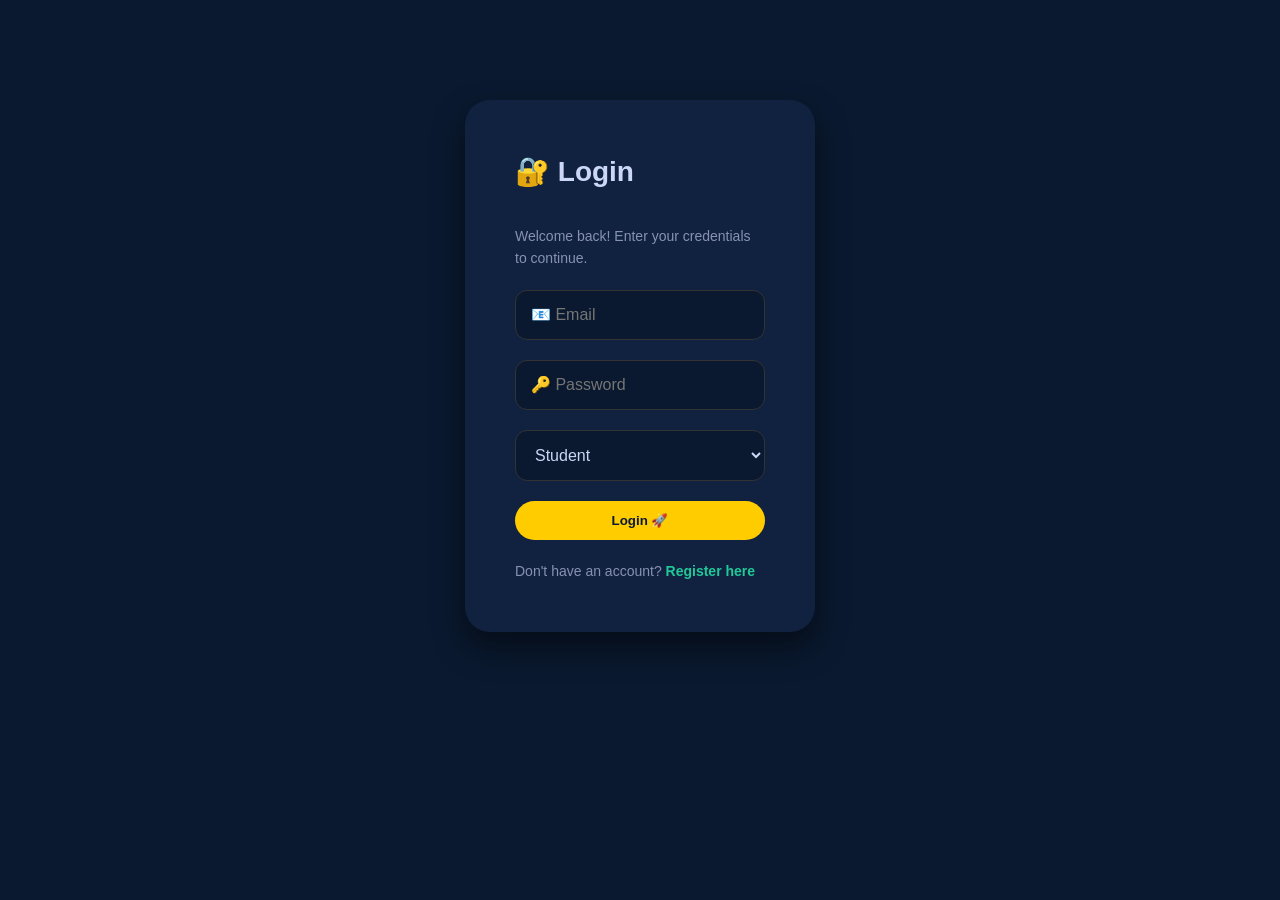
<file: adminDashboard.html>
<!DOCTYPE html>
<html lang="en">
<head>
<meta charset="UTF-8">
<meta name="viewport" content="width=device-width, initial-scale=1.0">
<title>Admin Dashboard - QuizMaster</title>
<link rel="stylesheet" href="style.css">
</head>
<body id="admin-dashboard">

<nav class="navbar">
    <div class="logo">QuizMaster</div>
    <ul class="nav-links">
        <li><a href="quizManagement.html">Quiz Management</a></li>
        <li><a href="userManagement.html">User Management</a></li>
        <li><a href="login.html">Logout</a></li>
    </ul>
    <div class="menu-toggle" id="menu-toggle">&#9776;</div>
</nav>

<section class="admin-cards">
    <div class="admin-card">
        <h3>👥 Total Users</h3>
        <p id="total-users">Loading...</p>
    </div>
    <div class="admin-card">
        <h3>📝 Active Quizzes</h3>
        <p id="active-quizzes">Loading...</p>
    </div>
    <div class="admin-card">
        <h3>📊 Recent Results</h3>
        <p id="recent-results">Loading...</p>
    </div>
</section>

<script src="script.js"></script>
</body>
</html>
</file>
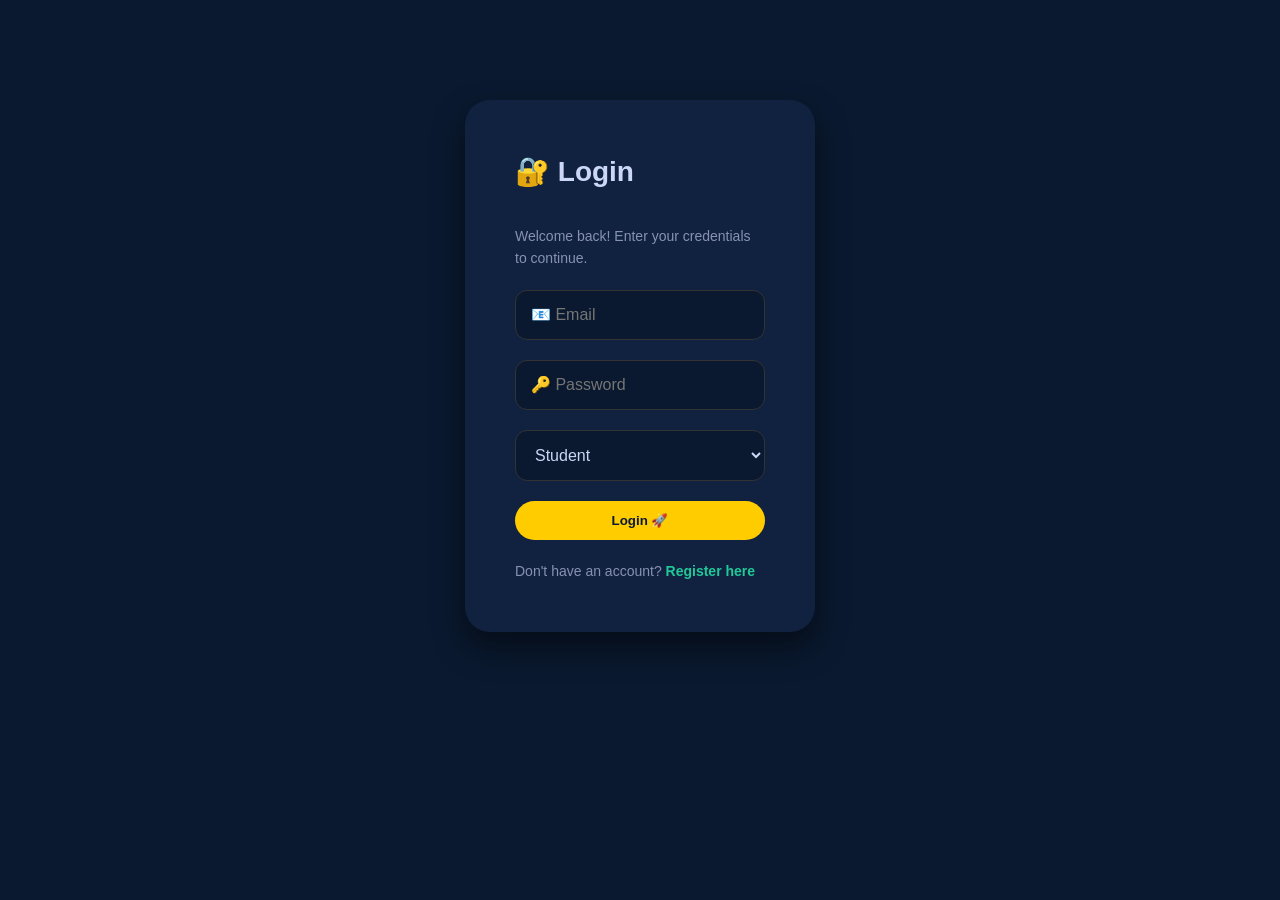
<file: login.html>
<!DOCTYPE html>
<html lang="en">
<head>
<meta charset="UTF-8">
<meta name="viewport" content="width=device-width, initial-scale=1.0">
<title>Login - QuizMaster</title>
<link rel="stylesheet" href="style.css">
</head>
<body class="auth-bg">

<div class="auth-section">
    <div class="auth-card">
        <h2>🔐 Login</h2>
        <p>Welcome back! Enter your credentials to continue.</p>
        <input type="email" id="login-email" placeholder="📧 Email">
        <input type="password" id="login-password" placeholder="🔑 Password">
        <select id="login-role">
            <option value="student">Student</option>
            <option value="admin">Admin</option>
        </select>
        <button id="login-btn" class="btn">Login 🚀</button>
        <p>Don't have an account? <a href="register.html" style="color:#20C997; font-weight: 600;">Register here</a></p>
    </div>
</div>

<script src="script.js"></script>
</body>
</html>
</file>
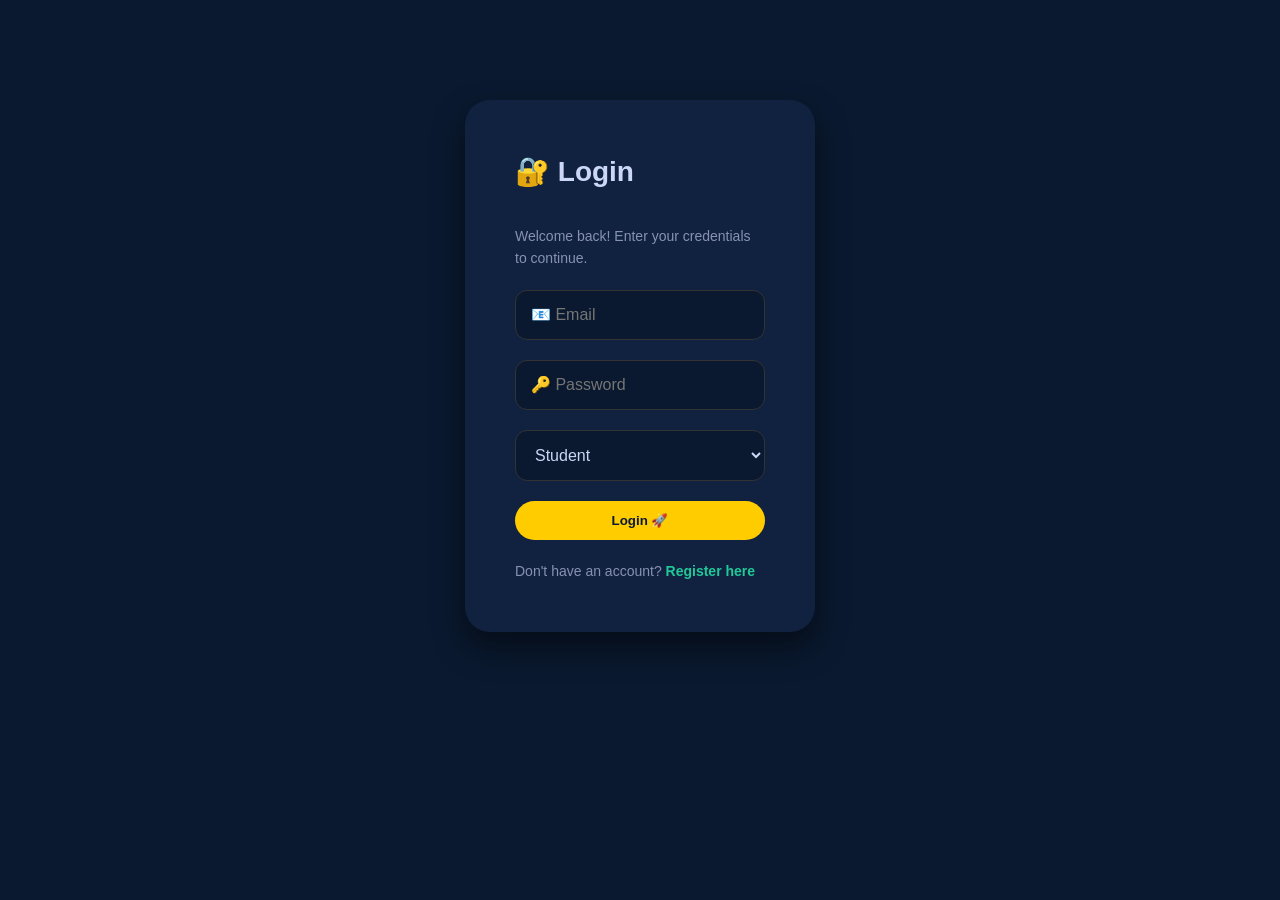
<file: quiz.html>
<!DOCTYPE html>
<html lang="en">
<head>
<meta charset="UTF-8">
<meta name="viewport" content="width=device-width, initial-scale=1.0">
<title>Quiz - QuizMaster</title>
<link rel="stylesheet" href="style.css">
</head>
<body id="quiz-page">

<nav class="navbar">
    <div class="logo">QuizMaster</div>
    <ul class="nav-links">
        <li><a href="studentDashboard.html">Dashboard</a></li>
        <li><a href="result.html">Results</a></li>
        <li><a href="login.html">Logout</a></li>
    </ul>
    <div class="menu-toggle" id="menu-toggle">&#9776;</div>
</nav>

<section class="quiz-grid">
    <div class="question-card" style="width: 100%; max-width: 900px; margin: 20px auto; padding: 30px;">
        <h2>Start Your Quiz!</h2>
        <p id="quiz-title-display" style="font-size: 1.2rem; color: #FFC107; margin-bottom: 20px;">Subject: Loading...</p>
        
        <form id="quiz-form">
            <div id="questions-container">
                <p>Loading questions...</p>
            </div>
            
            <hr style="margin-top: 30px; border-color: #333;">
            <button type="submit" id="submit-quiz" class="btn" style="width: 100%; margin-top: 20px;">
                Submit Quiz 🎯
            </button>
        </form>

    </div>
</section>

<script src="script.js"></script>
</body>
</html>
</file>
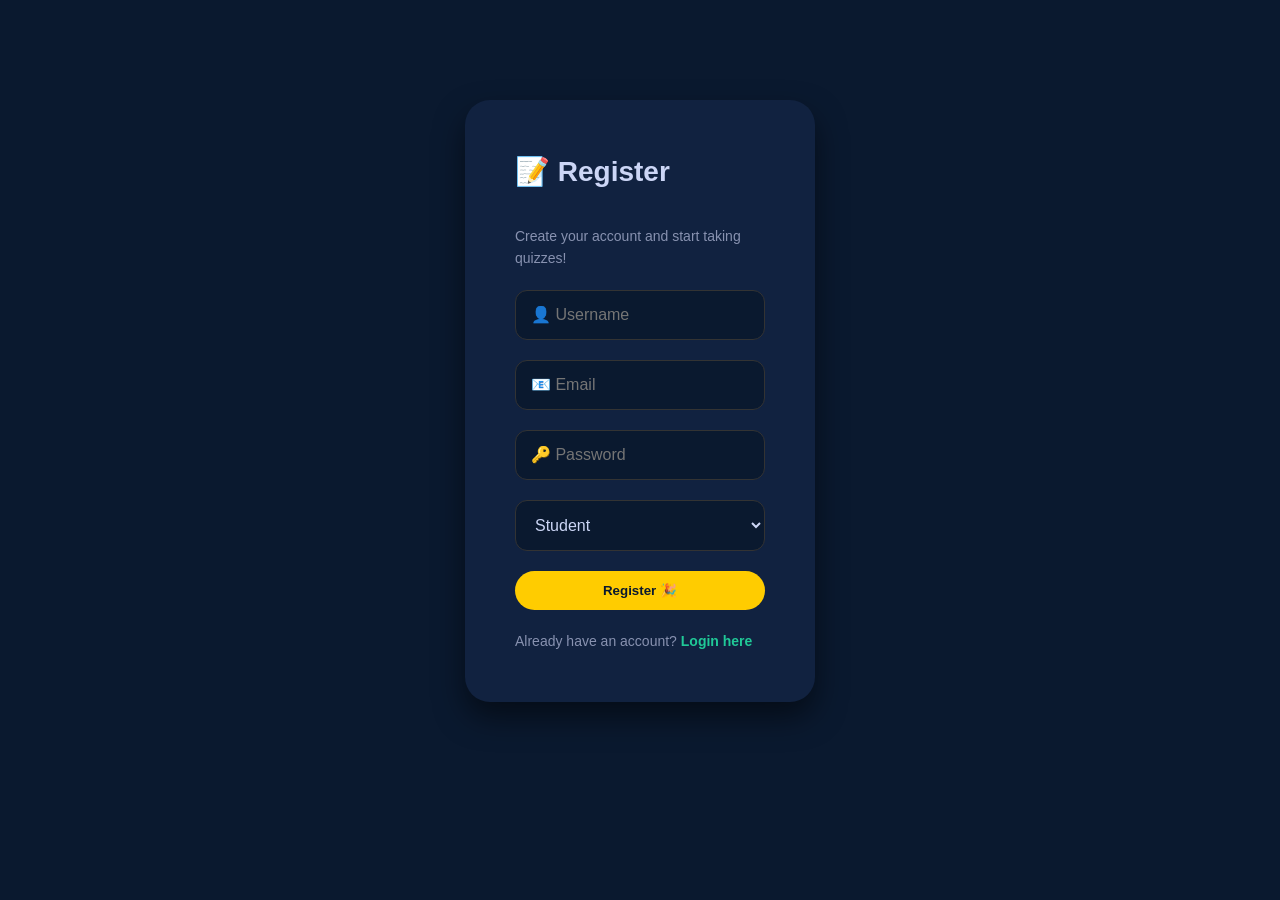
<file: register.html>
<!DOCTYPE html>
<html lang="en">
<head>
<meta charset="UTF-8">
<meta name="viewport" content="width=device-width, initial-scale=1.0">
<title>Register - QuizMaster</title>
<link rel="stylesheet" href="style.css">
</head>
<body class="auth-bg">

<div class="auth-section">
    <div class="auth-card">
        <h2>📝 Register</h2>
        <p>Create your account and start taking quizzes!</p>
        <input type="text" id="username" placeholder="👤 Username">
        <input type="email" id="email" placeholder="📧 Email">
        <input type="password" id="password" placeholder="🔑 Password">
        <select id="role">
            <option value="student">Student</option>
            <option value="admin">Admin</option>
        </select>
        <button id="register-btn" class="btn">Register 🎉</button>
        <p>Already have an account? <a href="login.html" style="color:#20C997; font-weight: 600;">Login here</a></p>
    </div>
</div>

<script src="script.js"></script>
</body>
</html>
</file>
<file: style.css>
/* Reset & Body */
* { margin: 0; padding: 0; box-sizing: border-box; }
body { 
    font-family: 'Open Sans', sans-serif; 
    /* NEW: Deep Navy Blue Background */
    background: #0A192F; 
    /* NEW: Soft White Text */
    color: #CCD6F6;
    line-height: 1.6;
}
a { text-decoration: none; color: #CCD6F6; }
ul { list-style: none; }

/* Buttons */
.btn {
    padding: 12px 25px; border: none; border-radius: 50px; cursor: pointer;
    font-weight: 600; transition: 0.3s; 
    /* NEW: Primary Accent Gold */
    background: #FFCC00; 
    color: #0A192F; /* Dark text on bright button */
}
/* NEW: Button Hover */
.btn:hover { background: #CC9900; transform: translateY(-2px); color: #0A192F; }
/* Specific button colors (Success/Danger/Primary Action) */
.btn-success { background: #4CAF50; color: #fff; }
.btn-success:hover { background: #388E3C; }
/* Primary Action Button (for emphasis where gold doesn't work, e.g., Manage Questions) */
.btn-primary-accent { background: #4E87F7; color: #fff; }
.btn-primary-accent:hover { background: #3C71DC; }
.btn-danger { background: #dc3545; color: #fff; }
.btn-danger:hover { background: #C62828; }

/* Navbar */
.navbar {
    display: flex; justify-content: space-between; align-items: center;
    padding: 15px 10%; 
    /* NEW: Dark Card Background */
    background: #112240; 
    color: #CCD6F6;
    position: fixed; width: 100%; top: 0; z-index: 1000;
    box-shadow: 0 4px 6px rgba(0,0,0,0.5);
}
.navbar .logo { font-size: 28px; font-weight: 700; }
.nav-links { display: flex; gap: 25px; }
.nav-links li a { font-weight: 600; transition: 0.3s; }
/* NEW: Accent for hover */
.nav-links li a:hover { color: #FFCC00; } 
.menu-toggle { display: none; font-size: 28px; cursor: pointer; }

/* Hero Section */
#hero {
    /* NEW: Deep Blue to Accent Blue Gradient */
    background: linear-gradient(135deg, #0A192F 0%, #112240 100%);
    padding: 200px 20px 100px 20px; text-align: center; color: #CCD6F6;
    position: relative; overflow: hidden;
}
#hero h1 { font-size: 3rem; font-weight: 700; margin-bottom: 20px; }
/* NEW: Gold Accent */
#hero h1 span { color: #FFCC00; } 
#hero p { font-size: 1.3rem; margin-bottom: 30px; }
.hero-img { max-width: 500px; margin-top: 30px; animation: float 3s ease-in-out infinite; }
@keyframes float { 0%,100%{transform:translateY(0);} 50%{transform:translateY(-15px);} }

/* Features */
#features { display: flex; justify-content: center; flex-wrap: wrap; gap: 30px; padding: 80px 10%; }
.feature-card {
    /* NEW: Dark Card Background */
    background: #112240; 
    padding: 30px; border-radius: 20px;
    box-shadow: 0 10px 20px rgba(0,0,0,0.4); flex: 1 1 250px; text-align: center; transition: 0.3s;
    color: #CCD6F6;
}
.feature-card:hover { transform: translateY(-5px); }

/* Auth section layout */
.auth-section {
    display: flex;
    justify-content: center;
    align-items: center;
    gap: 50px;
    padding: 100px 20px;
    flex-wrap: wrap;
}
.auth-card {
    /* NEW: Dark Card Background */
    background: #112240; 
    padding: 50px; border-radius: 25px;
    box-shadow: 0 15px 30px rgba(0,0,0,0.5); width: 350px;
    display: flex; flex-direction: column; gap: 20px; 
    color: #CCD6F6;
}
.auth-card h2 { font-size: 28px; margin-bottom: 10px; }
.auth-card p { font-size: 14px; color: #8892B0; }
.auth-card input, .auth-card select {
    padding: 15px; border-radius: 12px; border: 1px solid #333; width: 100%; font-size: 16px;
    /* NEW: Primary Background */
    background: #0A192F; 
    color: #CCD6F6;
}
/* NEW: Accent border focus */
.auth-card input:focus, .auth-card select:focus { border-color: #FFCC00; outline: none; } 
.auth-img img { max-width: 400px; border-radius: 20px; animation: float 4s ease-in-out infinite; }

/* Dashboard & Quiz Cards */
.admin-cards, .quiz-grid, .admin-grid-layout { 
    display: flex; 
    flex-wrap: wrap; 
    gap: 20px; 
    padding: 40px 10%; 
    justify-content: center; 
    padding-top: 100px; 
}
.admin-card, .quiz-card, .question-card, .result-card {
    /* NEW: Dark Card Background */
    background: #112240; 
    padding: 25px; border-radius: 20px;
    box-shadow: 0 10px 20px rgba(0,0,0,0.5); text-align: center; flex: 1 1 200px; transition: 0.3s;
}

.admin-grid-layout {
    max-width: 1200px; 
    margin: 0 auto; 
}

.admin-card:hover, .quiz-card:hover { transform: translateY(-8px) scale(1.02); box-shadow: 0 12px 25px rgba(0,0,0,0.6); }

/* Quiz Card Customizations */
.quiz-card {
    /* NEW: Slightly Lighter Card for distinction */
    background: #172A45; 
    padding: 30px;
    border-radius: 20px;
    width: 280px;
    text-align: center;
    box-shadow: 0 10px 20px rgba(0,0,0,0.6);
    transition: transform 0.3s, box-shadow 0.3s;
}
.quiz-card:hover {
    transform: translateY(-8px) scale(1.03);
    box-shadow: 0 15px 25px rgba(0,0,0,0.7);
}
.quiz-card h3 {
    font-size: 22px;
    margin-bottom: 10px;
    /* NEW: Accent Gold for titles/emphasis */
    color: #FFCC00; 
}
.quiz-card p {
    font-size: 14px;
    margin-bottom: 15px;
    color: #CCD6F6;
}
.quiz-card .btn { width: 100%; }

/* Dashboard Header */
.dashboard-header {
    display: flex;
    justify-content: space-between;
    align-items: center;
    padding: 20px 10%;
    /* NEW: Dark Card Background */
    background: #112240; 
    color: #fff;
    box-shadow: 0 4px 6px rgba(0,0,0,0.5);
    position: sticky;
    top: 0;
    z-index: 1000;
}

/* Correct/Incorrect */
/* NEW: Standard Muted Green */
.correct { color: #4CAF50; font-weight: bold; } 
.incorrect { color: #FF4C4C; font-weight: bold; }

/* Result Images */
.result-img { width: 150px; display: block; margin: 20px auto; }

/* Testimonial Section Styling */
#testimonials {
    color: #CCD6F6;
    /* NEW: Dark Card Background for section */
    background: #112240 !important; 
}
#testimonials .reviews-grid {
    display: flex; 
    justify-content: center; 
    flex-wrap: wrap; 
    gap: 30px;
    margin-top: 40px;
}
.review-card {
    flex: 1 1 300px; 
    max-width: 350px;
    text-align: left;
    /* NEW: Accent Border Gold */
    border-top: 5px solid #FFCC00; 
    transition: transform 0.3s;
    padding: 30px; 
}
.review-card:hover {
    transform: translateY(-5px); 
    box-shadow: 0 12px 25px rgba(0,0,0,0.7);
}

/* Review Card Header Styling for Avatar */
.review-header {
    display: flex;
    align-items: center;
    margin-bottom: 10px;
}
.review-avatar {
    width: 50px;
    height: 50px;
    border-radius: 50%; 
    margin-right: 15px;
    object-fit: cover;
    /* NEW: Link Blue Border */
    border: 2px solid #4E87F7; 
}
.review-info {
    display: flex;
    flex-direction: column;
}

/* Responsive */
@media(max-width:900px){
    .auth-section { flex-direction: column; gap: 30px; }
    .auth-img img { max-width: 300px; }
}
@media(max-width:768px){
    .nav-links{position:absolute; top:60px; right:-100%; background:rgba(0,0,0,0.9); flex-direction:column; width:200px; padding:20px; transition:right 0.3s;}
    .nav-links.active{right:0;}
    .menu-toggle{display:block;}
    /* Updated selector for responsive stacking */
    #features, .admin-cards, .quiz-grid, .admin-grid-layout { flex-direction: column; } 
    #hero{padding:150px 20px 80px 20px;}
}
/* ============================= */
/* ✅ ADDED STYLES FOR NEW SECTIONS */
/* ============================= */

/* About Section */
.about-section {
    background: #112240;
    color: #CCD6F6;
    padding: 100px 10%;
    text-align: center;
    box-shadow: 0 10px 20px rgba(0,0,0,0.5);
}
.about-section h2 {
    font-size: 2.2rem;
    font-family: 'Poppins', sans-serif;
    color: #FFCC00; /* Accent Gold */
    margin-bottom: 20px;
}
.about-section p {
    max-width: 800px;
    margin: 10px auto;
    font-size: 1.1rem;
    color: #A8B2D1;
    line-height: 1.8;
}

/* Contact Section */
.contact-section {
    background: #0A192F;
    padding: 100px 10%;
    text-align: center;
    color: #CCD6F6;
}
.contact-section h2 {
    font-size: 2.2rem;
    font-family: 'Poppins', sans-serif;
    color: #FFCC00;
    margin-bottom: 20px;
}
.contact-section p {
    max-width: 700px;
    margin: 0 auto 40px;
    font-size: 1.1rem;
    color: #A8B2D1;
}

.contact-form {
    max-width: 500px;
    margin: 0 auto;
    display: flex;
    flex-direction: column;
    gap: 20px;
}
.contact-form input,
.contact-form textarea {
    background: #112240;
    border: 1px solid #233554;
    color: #CCD6F6;
    border-radius: 12px;
    padding: 15px;
    font-size: 1rem;
    transition: border-color 0.3s;
}
.contact-form input:focus,
.contact-form textarea:focus {
    border-color: #FFCC00;
    outline: none;
}
.contact-form .btn {
    background: #FFCC00;
    color: #0A192F;
    font-weight: 600;
    transition: 0.3s;
}
.contact-form .btn:hover {
    background: #CC9900;
    transform: translateY(-2px);
}

/* Footer */
.footer {
    background: #112240;
    color: #CCD6F6;
    text-align: center;
    padding: 20px 10px;
    border-top: 2px solid #233554;
    font-size: 0.9rem;
}
.footer p {
    margin: 0;
    color: #A8B2D1;
}

/* Responsive Adjustments */
@media(max-width:768px){
    .about-section, .contact-section {
        padding: 60px 20px;
    }
    .contact-form { width: 100%; }
}
/* FAQ Section */
.faq-section {
    background: #112240;
    padding: 100px 10%;
    text-align: center;
    color: #CCD6F6;
}
.faq-section h2 {
    font-size: 2.2rem;
    color: #FFCC00;
    font-family: 'Poppins', sans-serif;
    margin-bottom: 40px;
}
.faq-container {
    max-width: 900px;
    margin: 0 auto;
    text-align: left;
}
.faq-item {
    background: #172A45;
    padding: 20px 25px;
    border-radius: 15px;
    margin-bottom: 20px;
    box-shadow: 0 5px 15px rgba(0,0,0,0.5);
    transition: transform 0.3s;
}
.faq-item:hover {
    transform: translateY(-5px);
}
.faq-item h3 {
    color: #FFCC00;
    margin-bottom: 10px;
    font-size: 1.2rem;
}
.faq-item p {
    color: #A8B2D1;
    font-size: 1rem;
    line-height: 1.6;
}
</file>
